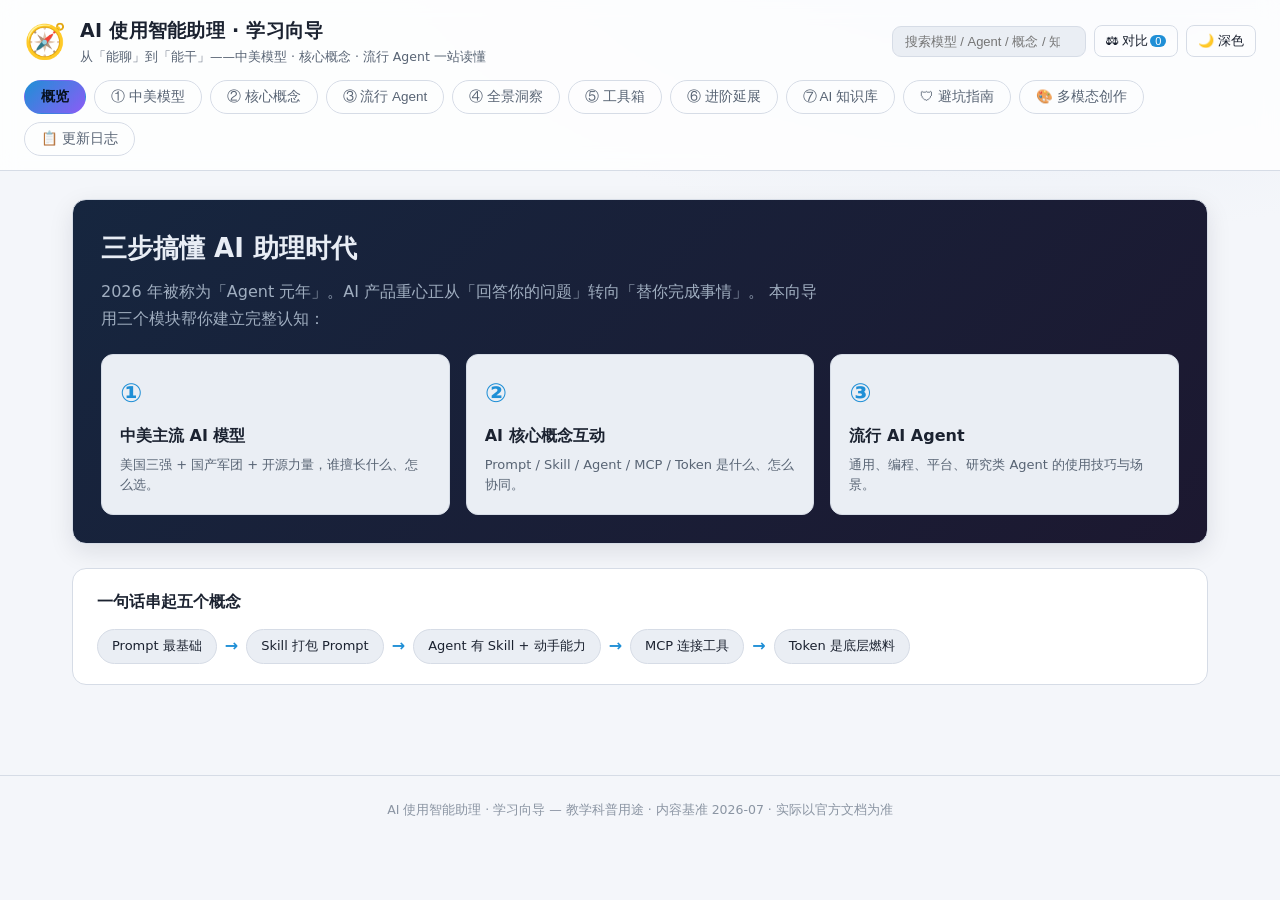
<file: index.html>
<!DOCTYPE html>
<html lang="zh-CN">
<head>
  <meta charset="UTF-8" />
  <meta name="viewport" content="width=device-width, initial-scale=1.0" />
  <title>AI 使用智能助理 · 学习向导</title>
  <meta name="description" content="AI 使用智能助理学习向导：中美主流 AI 模型对比、核心概念（Prompt/Skill/Agent/MCP/Token）图文互动、流行 AI Agent 使用技巧与场景，一站读懂 AI Agent 生态。" />
  <meta name="keywords" content="AI模型,GPT,Claude,Gemini,DeepSeek,通义千问,豆包,GLM,Kimi,AI Agent,Prompt,Skill,MCP,Token,AI教程,智能助理" />
  <meta property="og:title" content="AI 使用智能助理 · 学习向导" />
  <meta property="og:description" content="中美主流 AI 模型 · 核心概念图文互动 · 流行 AI Agent 使用技巧与场景，一站读懂 AI Agent 生态。" />
  <meta property="og:type" content="website" />
  <meta property="og:url" content="https://yun-ai-base.github.io/ai-assistant-guide/" />
  <meta name="robots" content="index, follow" />
  <link rel="icon" href="data:image/svg+xml,%3Csvg xmlns='http://www.w3.org/2000/svg' viewBox='0 0 100 100'%3E%3Ctext y='.9em' font-size='90'%3E🧭%3C/text%3E%3C/svg%3E" />
  <link rel="stylesheet" href="css/style.css" />
</head>
<body>
  <!-- 顶部 -->
  <header class="site-header">
    <div class="brand">
      <span class="logo">🧭</span>
      <div>
        <h1>AI 使用智能助理 · 学习向导</h1>
        <p class="subtitle">从「能聊」到「能干」——中美模型 · 核心概念 · 流行 Agent 一站读懂</p>
      </div>
    </div>
    <nav class="topnav" id="topnav">
      <button class="navbtn active" data-tab="overview">概览</button>
      <button class="navbtn" data-tab="models">① 中美模型</button>
      <button class="navbtn" data-tab="concepts">② 核心概念</button>
      <button class="navbtn" data-tab="agents">③ 流行 Agent</button>
      <button class="navbtn" data-tab="insights">④ 全景洞察</button>
      <button class="navbtn" data-tab="toolkit">⑤ 工具箱</button>
      <button class="navbtn" data-tab="extensions">⑥ 进阶延展</button>
      <button class="navbtn" data-tab="knowledge">⑦ AI 知识库</button>
      <button class="navbtn" data-tab="pitfalls">🛡 避坑指南</button>
      <button class="navbtn" data-tab="creative">🎨 多模态创作</button>
      <button class="navbtn" data-tab="changelog">📋 更新日志</button>
    </nav>
    <div class="header-tools">
      <div class="search-wrap">
        <input type="search" id="global-search" class="global-search" placeholder="搜索模型 / Agent / 概念 / 知识库 / 创作 / 避坑…" aria-label="全局搜索" />
        <div class="search-results" id="search-results"></div>
      </div>
      <button id="compare-btn" class="icon-btn" title="对比收藏夹">⚖ 对比<span id="compare-count">0</span></button>
      <button id="theme-toggle" class="icon-btn" title="切换深色 / 浅色">🌙 深色</button>
    </div>
  </header>

  <div class="progress-bar" id="progress"></div>

  <main>
    <!-- 概览 -->
    <section class="panel active" id="panel-overview">
      <div class="hero">
        <h2>三步搞懂 AI 助理时代</h2>
        <p>2026 年被称为「Agent 元年」。AI 产品重心正从「回答你的问题」转向「替你完成事情」。
          本向导用三个模块帮你建立完整认知：</p>
        <div class="hero-cards">
          <div class="hero-card" data-goto="models">
            <span class="hnum">①</span>
            <h3>中美主流 AI 模型</h3>
            <p>美国三强 + 国产军团 + 开源力量，谁擅长什么、怎么选。</p>
          </div>
          <div class="hero-card" data-goto="concepts">
            <span class="hnum">②</span>
            <h3>AI 核心概念互动</h3>
            <p>Prompt / Skill / Agent / MCP / Token 是什么、怎么协同。</p>
          </div>
          <div class="hero-card" data-goto="agents">
            <span class="hnum">③</span>
            <h3>流行 AI Agent</h3>
            <p>通用、编程、平台、研究类 Agent 的使用技巧与场景。</p>
          </div>
        </div>
      </div>
      <div class="overview-flow">
        <h3>一句话串起五个概念</h3>
        <div class="flow-strip">
          <span class="chip">Prompt 最基础</span><span class="arrow">→</span>
          <span class="chip">Skill 打包 Prompt</span><span class="arrow">→</span>
          <span class="chip">Agent 有 Skill + 动手能力</span><span class="arrow">→</span>
          <span class="chip">MCP 连接工具</span><span class="arrow">→</span>
          <span class="chip">Token 是底层燃料</span>
        </div>
      </div>
    </section>

    <!-- 模块一：模型 -->
    <section class="panel" id="panel-models">
      <div class="sec-head">
        <h2>① 中美主流 AI 模型</h2>
        <p>版本与价格随厂商迭代变化，选型以官方最新文档为准。 <span class="fresh-badge" id="fresh-badge">⟳ 数据基准 2026-07</span></p>
      </div>
      <div class="filters">
        <div class="filter-group" id="model-country">
          <span class="fg-label">地区</span>
          <button class="fbtn active" data-country="all">全部</button>
          <button class="fbtn" data-country="us">美国</button>
          <button class="fbtn" data-country="cn">中国</button>
        </div>
        <div class="filter-group" id="model-type">
          <span class="fg-label">类型</span>
          <button class="fbtn active" data-type="all">全部</button>
          <button class="fbtn" data-type="closed">闭源</button>
          <button class="fbtn" data-type="open">开源</button>
        </div>
        <input type="search" id="model-search" class="search-input" placeholder="搜索模型 / 厂商…" />
      </div>
      <div class="model-grid" id="model-grid"></div>
    </section>

    <!-- 模块二：概念 -->
    <section class="panel" id="panel-concepts">
      <div class="sec-head">
        <h2>② AI 核心概念 · 图文互动</h2>
        <p>点击标签查看每个概念的图文讲解，再点下方关系图里的节点看它们如何协同。</p>
      </div>
      <div class="concept-tabs" id="concept-tabs"></div>
      <div class="concept-body" id="concept-body"></div>

      <div class="relation-block">
        <h3>🧩 它们怎么协同工作？（点击节点查看）</h3>
        <div class="relation-wrap">
          <div class="relation-svg" id="relation-svg"></div>
          <div class="relation-detail" id="relation-detail">
            <h4>点击左侧流程中的任意节点</h4>
            <p>这里会显示该环节在「用户让 Agent 整理邮件」这个真实场景里做了什么。</p>
          </div>
        </div>
      </div>
    </section>

    <!-- 模块三：Agent -->
    <section class="panel" id="panel-agents">
      <div class="sec-head">
        <h2>③ 流行 AI Agent</h2>
        <p>按「中国 / 美国 / 国际」分区浏览，点开卡片看「使用技巧」与「典型场景」，部分卡片可前往官网。</p>
      </div>
      <div class="filters">
        <div class="filter-group" id="agent-cat">
          <span class="fg-label">地区</span>
          <!-- 按钮由 JS 注入 -->
        </div>
        <input type="search" id="agent-search" class="search-input" placeholder="搜索 Agent…" />
      </div>
      <div class="agent-grid" id="agent-grid"></div>
      <div id="book-card-container"></div>
    </section>

    <!-- 模块四：AI 全景洞察 -->
    <section class="panel" id="panel-insights">
      <div class="sec-head">
        <h2>④ AI 全景洞察</h2>
        <p>跳出具体产品，从「Vibe Coding / 未来趋势 / 职业 / 角色」四个维度，看懂 AI 时代到底在发生什么。</p>
      </div>
      <div class="concept-tabs" id="insight-tabs"></div>
      <div class="insight-body" id="insight-body"></div>
    </section>

    <!-- 模块五：工具箱（5 个交互工具） -->
    <section class="panel" id="panel-toolkit">
      <div class="sec-head">
        <h2>⑤ AI 工具箱</h2>
        <p>把站点从「能看」变成「能用」：选型决策、成本估算、模型对比、提示词模板、学习路线，随手就能试。</p>
      </div>
      <div class="concept-tabs" id="toolkit-tabs"></div>
      <div class="toolkit-body" id="toolkit-body"></div>
    </section>

    <!-- 模块六：进阶延展（11 个内容模块） -->
    <section class="panel" id="panel-extensions">
      <div class="sec-head">
        <h2>⑥ 进阶延展</h2>
        <p>跳出具体产品，从概念辨析、评测、安全、行业落地到伦理行动，把「AI 时代到底在发生什么」讲透。</p>
      </div>
      <div class="concept-tabs" id="ext-tabs"></div>
      <div class="insight-body" id="ext-body"></div>
    </section>

    <!-- 模块七：AI 知识库 / PKM -->
    <section class="panel" id="panel-knowledge">
      <div class="sec-head">
        <h2>⑦ AI 知识库 / PKM</h2>
        <p>从「记笔记」到「建 AI 知识库」：传统双链笔记、AI 原生知识库、RAG 平台三类，点开卡片看特点、适合谁、怎么和 MCP/RAG 联动。</p>
      </div>
      <div class="filters">
        <div class="filter-group" id="kb-country">
          <span class="fg-label">地区</span>
          <button class="fbtn active" data-country="all">全部</button>
          <button class="fbtn" data-hot="1">★ 热门</button>
          <button class="fbtn" data-country="cn">国内</button>
          <button class="fbtn" data-country="us">海外</button>
        </div>
        <div class="filter-group" id="kb-kind">
          <span class="fg-label">类型</span>
          <button class="fbtn active" data-kind="all">全部</button>
          <button class="fbtn" data-kind="pkm">传统 PKM</button>
          <button class="fbtn" data-kind="ai-native">AI 原生</button>
          <button class="fbtn" data-kind="rag">RAG 平台</button>
        </div>
        <input type="search" id="kb-search" class="search-input" placeholder="搜索知识库…" />
      </div>
      <div class="agent-grid" id="kb-grid"></div>
    </section>

    <!-- 模块：避坑指南 -->
    <section class="panel" id="panel-pitfalls">
      <div class="sec-head">
        <h2>🛡 避坑指南</h2>
        <p>用 AI 最该先知道的是「别踩什么坑」：幻觉、隐私、过度授权、订阅陷阱…… 每张卡片一个真实风险，附正确做法与一句口诀。</p>
      </div>
      <div class="filters">
        <div class="filter-group" id="pf-cat">
          <span class="fg-label">类型</span>
          <button class="fbtn active" data-cat="all">全部</button>
          <button class="fbtn" data-cat="幻觉">幻觉</button>
          <button class="fbtn" data-cat="隐私">隐私</button>
          <button class="fbtn" data-cat="授权">授权</button>
          <button class="fbtn" data-cat="订阅">订阅</button>
          <button class="fbtn" data-cat="盲信">盲信</button>
          <button class="fbtn" data-cat="版权">版权</button>
          <button class="fbtn" data-cat="依赖">依赖</button>
        </div>
        <input type="search" id="pf-search" class="search-input" placeholder="搜索坑点…" />
      </div>
      <div class="pf-grid" id="pf-grid"></div>
    </section>

    <!-- 模块：多模态创作 -->
    <section class="panel" id="panel-creative">
      <div class="sec-head">
        <h2>🎨 多模态创作</h2>
        <p>从「文字」到「图像 / 视频 / 音乐」：Midjourney、可灵、Suno、HeyGen…… 点开看能做什么、适合谁、怎么接进你的工作流。</p>
      </div>
      <div class="filters">
        <div class="filter-group" id="cr-kind">
          <span class="fg-label">类型</span>
          <button class="fbtn active" data-kind="all">全部</button>
          <button class="fbtn" data-kind="image">图像</button>
          <button class="fbtn" data-kind="video">视频</button>
          <button class="fbtn" data-kind="audio">音乐·音频</button>
          <button class="fbtn" data-kind="mix">综合</button>
        </div>
        <div class="filter-group" id="cr-country">
          <span class="fg-label">地区</span>
          <button class="fbtn active" data-country="all">全部</button>
          <button class="fbtn" data-country="cn">国内</button>
          <button class="fbtn" data-country="us">海外</button>
          <button class="fbtn" data-country="open">开源</button>
        </div>
        <input type="search" id="cr-search" class="search-input" placeholder="搜索创作工具…" />
      </div>
      <div class="agent-grid" id="cr-grid"></div>
    </section>

    <!-- 模块八：更新日志 -->
    <section class="panel" id="panel-changelog">
      <div class="sec-head">
        <h2>⑧ 更新日志</h2>
        <p>这个站点是怎么一步步长出来的——每次迭代都记在这里，方便你追溯内容演进。</p>
      </div>
      <div class="changelog" id="changelog-body"></div>
    </section>
  </main>

  <footer class="site-footer">
    <p>AI 使用智能助理 · 学习向导 — 教学科普用途 · 内容基准 2026-07 · 实际以官方文档为准</p>
  </footer>

  <button class="to-top" id="to-top" aria-label="返回顶部">↑</button>

  <script src="js/data.js"></script>
  <script src="js/app.js"></script>
</body>
</html>
</file>
<file: css/style.css>
:root {
  --bg: #0e1117;
  --bg-soft: #151a23;
  --card: #1a212e;
  --card-hover: #202a3a;
  --border: #2a3342;
  --text: #e6edf3;
  --text-dim: #9aa7b8;
  --text-faint: #6b7888;
  --accent: #4cc2ff;
  --accent2: #a78bfa;
  --accent3: #34d399;
  --us: #60a5fa;
  --cn: #f472b6;
  --warn: #fbbf24;
  --radius: 14px;
  --shadow: 0 8px 28px rgba(0,0,0,.35);
  --bg-glow: #16243a;
  --header-bg: rgba(14,17,23,.85);
}
/* ===== 浅色主题 ===== */
:root[data-theme="light"] {
  --bg: #f4f6fa;
  --bg-soft: #eaeef4;
  --card: #ffffff;
  --card-hover: #eef2f8;
  --border: #d6dce6;
  --text: #1b2230;
  --text-dim: #586474;
  --text-faint: #8b95a3;
  --accent: #1f8fd6;
  --accent2: #8b5cf6;
  --accent3: #0f9d6b;
  --us: #2563eb;
  --cn: #db2777;
  --warn: #d97706;
  --bg-glow: #e3eaf4;
  --header-bg: rgba(255,255,255,.82);
  --shadow: 0 8px 24px rgba(15,23,42,.10);
}

/* ===== 阅读进度条 ===== */
.progress-bar { position: fixed; top: 0; left: 0; height: 3px; width: 0;
  background: linear-gradient(90deg, var(--accent), var(--accent2)); z-index: 100;
  transition: width .12s ease-out; }
/* ===== 返回顶部 ===== */
.to-top { position: fixed; right: 20px; bottom: 24px; width: 44px; height: 44px;
  border-radius: 50%; background: var(--card); border: 1px solid var(--border);
  color: var(--text); font-size: 20px; line-height: 1; cursor: pointer;
  display: flex; align-items: center; justify-content: center;
  opacity: 0; pointer-events: none; transition: opacity .2s, transform .2s; z-index: 60;
  box-shadow: var(--shadow); }
.to-top.show { opacity: 1; pointer-events: auto; }
.to-top:hover { transform: translateY(-2px); background: var(--card-hover); }
/* ===== 主题切换 / 图标按钮 ===== */
.icon-btn { background: transparent; border: 1px solid var(--border); color: var(--text);
  border-radius: 8px; padding: 6px 11px; cursor: pointer; font-size: 13px; white-space: nowrap; }
.icon-btn:hover { background: var(--card-hover); }
/* ===== 快捷键提示 toast ===== */
/* ===== 顶部工具区（搜索 / 对比 / 主题） ===== */
.header-tools { display: flex; align-items: center; gap: 8px; order: 2; }
.topnav { flex: 1 1 100%; order: 3; }
.search-wrap { position: relative; flex: 0 1 260px; }
.global-search { width: 100%; padding: 7px 12px; border-radius: 9px; border: 1px solid var(--border);
  background: var(--bg-soft); color: var(--text); font-size: 13px; }
.global-search:focus { outline: none; border-color: var(--accent); }
.search-results { position: absolute; top: calc(100% + 6px); right: 0; width: 320px; max-height: 60vh;
  overflow-y: auto; background: var(--card); border: 1px solid var(--border); border-radius: 12px;
  box-shadow: var(--shadow); padding: 6px; z-index: 90; display: none; }
.search-results.show { display: block; }
.sr-item { display: flex; align-items: center; gap: 8px; padding: 8px 10px; border-radius: 8px; cursor: pointer; }
.sr-item:hover, .sr-item.active { background: var(--card-hover); }
.sr-type { font-size: 11px; color: #fff; background: var(--accent); border-radius: 6px; padding: 1px 6px; flex: 0 0 auto; }
.sr-type.agents { background: var(--accent3); }
.sr-type.knowledge { background: var(--accent2); }
.sr-type.concepts { background: var(--warn); }
.sr-name { font-size: 13px; color: var(--text); }
.sr-sub { font-size: 12px; color: var(--text-faint); margin-left: auto; }
.sr-empty { padding: 12px; color: var(--text-faint); font-size: 13px; text-align: center; }
#compare-count { display: inline-block; min-width: 16px; text-align: center; margin-left: 2px;
  background: var(--accent); color: #fff; border-radius: 9px; font-size: 11px; padding: 0 5px; }
/* ===== 卡片：对比按钮 ===== */
.cmp-add { position: absolute; top: 10px; right: 10px; z-index: 5; border: 1px solid var(--border);
  background: var(--bg-soft); color: var(--text-dim); border-radius: 8px; font-size: 12px;
  padding: 4px 9px; cursor: pointer; transition: all .15s; }
.cmp-add:hover { color: var(--text); border-color: var(--accent); }
.cmp-add.on { background: var(--accent); color: #fff; border-color: var(--accent); }
.model-card, .agent-card { position: relative; }
/* ===== 对比弹层 ===== */
.compare-modal { position: fixed; inset: 0; background: rgba(0,0,0,.5); z-index: 120;
  display: none; align-items: flex-end; justify-content: center; }
.compare-modal.show { display: flex; }
.compare-sheet { width: min(960px, 100%); max-height: 86vh; background: var(--card);
  border: 1px solid var(--border); border-radius: 16px 16px 0 0; box-shadow: var(--shadow);
  display: flex; flex-direction: column; overflow: hidden; }
.compare-head { display: flex; align-items: center; justify-content: space-between;
  padding: 14px 18px; border-bottom: 1px solid var(--border); }
.compare-head h3 { font-size: 15px; font-weight: 500; color: var(--text); }
.compare-close { background: none; border: none; color: var(--text-dim); font-size: 22px; cursor: pointer; line-height: 1; }
.compare-grid { display: flex; gap: 14px; padding: 16px 18px; overflow-x: auto; }
.cmp-card { flex: 0 0 230px; border: 1px solid var(--border); border-radius: 12px; padding: 14px; }
.cmp-card h4 { font-size: 15px; color: var(--text); margin-bottom: 2px; }
.cmp-card .cmp-vendor { font-size: 12px; color: var(--text-faint); margin-bottom: 10px; }
.cmp-row { font-size: 13px; color: var(--text-dim); padding: 5px 0; border-top: 1px dashed var(--border); }
.cmp-row b { color: var(--text); font-weight: 500; }
.cmp-empty { padding: 40px; text-align: center; color: var(--text-faint); font-size: 14px; }
/* ===== 搜索命中高亮 ===== */
.search-hit { animation: hitFlash 1.6s ease; }
@keyframes hitFlash { 0%,40% { box-shadow: 0 0 0 2px var(--accent), var(--shadow); } 100% { box-shadow: var(--shadow); } }

/* ===== 移动端适配 ===== */
@media (max-width: 880px) {
  .header-tools { flex: 1 1 100%; order: 4; flex-wrap: wrap; }
  .search-wrap { flex: 1 1 100%; }
  .global-search { width: 100%; }
  .search-results { left: 0; right: 0; width: auto; }
  .compare-sheet { border-radius: 0; max-height: 100vh; height: 100%; }
}
@media (max-width: 600px) {
  .cmp-card { flex: 0 0 78vw; }
}

.toast { position: fixed; bottom: 84px; left: 50%; transform: translateX(-50%) translateY(8px);
  background: var(--card); border: 1px solid var(--border); color: var(--text);
  padding: 8px 14px; border-radius: 10px; font-size: 13px; opacity: 0;
  transition: opacity .25s, transform .25s; z-index: 70; box-shadow: var(--shadow); pointer-events: none; }
.toast.show { opacity: 1; transform: translateX(-50%) translateY(0); }
/* ===== 数据来源标注 ===== */
.data-note { font-size: 12px; color: var(--text-faint); margin-top: 8px; }
/* ===== 站点页脚声明 ===== */
.site-footer { text-align: center; color: var(--text-faint); font-size: 12px;
  padding: 28px 16px 40px; border-top: 1px solid var(--border); margin-top: 24px; }
/* ===== 概念线性图标 ===== */
.cb-icon { width: 32px; height: 32px; margin-bottom: 8px; color: var(--accent); }
.cb-icon svg { width: 100%; height: 100%; display: block; }
/* ===== 更新日志 ===== */
.changelog { max-width: 760px; margin: 0 auto; }
.cl-item { border-left: 2px solid var(--accent); padding: 2px 0 18px 16px; margin-left: 6px; }
.cl-date { font-size: 12px; color: var(--accent); font-weight: 500; }
.cl-title { font-size: 15px; font-weight: 500; color: var(--text); margin: 2px 0 4px; }
.cl-desc { font-size: 13px; color: var(--text-dim); line-height: 1.7; }


* { box-sizing: border-box; margin: 0; padding: 0; }

/* 键盘可达性：聚焦时显示清晰描边（鼠标点击不显示） */
:focus-visible { outline: 2px solid var(--accent); outline-offset: 2px; border-radius: 6px; }

body {
  font-family: "PingFang SC", "Microsoft YaHei", "Segoe UI", system-ui, sans-serif;
  background: radial-gradient(1200px 600px at 80% -10%, var(--bg-glow) 0%, var(--bg) 55%);
  color: var(--text);
  line-height: 1.6;
  min-height: 100vh;
}

/* Header */
.site-header {
  position: sticky; top: 0; z-index: 50;
  background: var(--header-bg);
  backdrop-filter: blur(10px);
  border-bottom: 1px solid var(--border);
  padding: 14px 24px;
  display: flex; flex-wrap: wrap; gap: 12px;
  align-items: center; justify-content: space-between;
}
.brand { display: flex; align-items: center; gap: 14px; }
.logo { font-size: 34px; }
.brand h1 { font-size: 19px; letter-spacing: .3px; }
.subtitle { font-size: 12.5px; color: var(--text-dim); margin-top: 2px; }

.topnav { display: flex; gap: 8px; flex-wrap: wrap; }
.navbtn {
  background: transparent; color: var(--text-dim);
  border: 1px solid var(--border); border-radius: 999px;
  padding: 7px 16px; font-size: 13.5px; cursor: pointer;
  transition: .18s;
}
.navbtn:hover { color: var(--text); border-color: var(--accent); }
.navbtn.active {
  background: linear-gradient(135deg, var(--accent), var(--accent2));
  color: #07111f; border-color: transparent; font-weight: 600;
}

main { max-width: 1180px; margin: 0 auto; padding: 28px 22px 60px; }

.panel { display: none; animation: fade .35s ease; }
.panel.active { display: block; }
@keyframes fade { from { opacity: 0; transform: translateY(8px); } to { opacity: 1; transform: none; } }

.sec-head { margin-bottom: 18px; }
.sec-head h2 { font-size: 24px; }
.sec-head p { color: var(--text-dim); font-size: 13.5px; margin-top: 4px; }

/* Hero */
.hero { background: linear-gradient(135deg, #16263f, #1c1830); border: 1px solid var(--border); border-radius: var(--radius); padding: 28px; box-shadow: var(--shadow); }
.hero h2 { font-size: 26px; margin-bottom: 8px; color: #e8edf5; }
.hero > p { color: #a0aec0; max-width: 720px; line-height: 1.7; }
.hero-cards { display: grid; grid-template-columns: repeat(3, 1fr); gap: 16px; margin-top: 22px; }
.hero-card { background: var(--bg-soft); border: 1px solid var(--border); border-radius: 12px; padding: 18px; cursor: pointer; transition: .2s; }
@media (hover: hover) {
  .hero-card:hover { transform: translateY(-4px); border-color: var(--accent); background: var(--card-hover); }
}
.hero-card .hnum { font-size: 26px; font-weight: 800; color: var(--accent); }
.hero-card h3 { font-size: 16px; margin: 8px 0 6px; }
.hero-card p { font-size: 13px; color: var(--text-dim); }

.overview-flow { margin-top: 24px; background: var(--card); border: 1px solid var(--border); border-radius: var(--radius); padding: 20px 24px; }
.overview-flow h3 { font-size: 16px; margin-bottom: 14px; }
.flow-strip { display: flex; flex-wrap: wrap; align-items: center; gap: 8px; }
.chip { background: var(--bg-soft); border: 1px solid var(--border); border-radius: 999px; padding: 6px 14px; font-size: 13px; }
.arrow { color: var(--accent); font-weight: 700; }

/* Filters */
.filters { display: flex; flex-wrap: wrap; gap: 14px; align-items: center; margin-bottom: 20px; }
.filter-group { display: flex; align-items: center; gap: 6px; flex-wrap: wrap; }
.fg-label { font-size: 12.5px; color: var(--text-faint); margin-right: 2px; }
.fbtn { background: var(--bg-soft); border: 1px solid var(--border); color: var(--text-dim); border-radius: 999px; padding: 6px 14px; font-size: 13px; cursor: pointer; transition: .15s; }
.fbtn:hover { color: var(--text); }
.fbtn.active { background: var(--accent); color: #07111f; border-color: transparent; font-weight: 600; }
.search-input { margin-left: auto; background: var(--bg-soft); border: 1px solid var(--border); color: var(--text); border-radius: 10px; padding: 8px 14px; font-size: 13.5px; min-width: 200px; }
.search-input:focus { outline: none; border-color: var(--accent); }

/* Model grid */
.model-grid { display: grid; grid-template-columns: repeat(auto-fill, minmax(330px, 1fr)); gap: 16px; }
.model-card { background: var(--card); border: 1px solid var(--border); border-radius: var(--radius); padding: 18px; transition: .2s; position: relative; overflow: hidden; }
@media (hover: hover) {
  .model-card:hover { border-color: var(--accent); transform: translateY(-3px); box-shadow: var(--shadow); }
}
.model-card .flag { display: inline-block; font-size: 11px; padding: 1px 9px; border-radius: 999px; font-weight: 600; vertical-align: middle; margin-left: 8px; }
.flag.us { background: rgba(96,165,250,.18); color: var(--us); }
.flag.cn { background: rgba(244,114,182,.18); color: var(--cn); }
.mc-head { display: flex; align-items: center; gap: 10px; margin-bottom: 6px; }
.mc-vendor { font-size: 12.5px; color: var(--text-dim); }
.mc-name { font-size: 18px; font-weight: 700; }
.mc-tag { display: inline-block; font-size: 11.5px; background: linear-gradient(135deg, var(--accent), var(--accent2)); color: #07111f; padding: 3px 10px; border-radius: 999px; font-weight: 600; margin: 6px 0 10px; }
.mc-meta { font-size: 12.5px; color: var(--text-dim); margin-bottom: 10px; }
.mc-meta b { color: var(--text); font-weight: 600; }
.mc-section { margin-top: 10px; }
.mc-section h5 { font-size: 12.5px; color: var(--accent3); margin-bottom: 4px; letter-spacing: .3px; }
.mc-list { list-style: none; font-size: 13px; color: var(--text); }
.mc-list li { padding-left: 16px; position: relative; margin-bottom: 3px; }
.mc-list li::before { content: "▹"; position: absolute; left: 0; color: var(--accent); }
.mc-list.weak li::before { content: "!"; color: var(--warn); }
.mc-price { margin-top: 10px; font-size: 12.5px; color: var(--text-dim); border-top: 1px dashed var(--border); padding-top: 8px; }
.mc-price b { color: var(--text); }
.model-card.cn-click { cursor: pointer; }
/* 整卡拉伸链接：手机上可靠跳转（避免 window.open 被弹窗拦截 + 规避 iOS 首次点击=hover 问题） */
.mc-stretch { position: absolute; inset: 0; z-index: 1; }
.mc-site { position: relative; z-index: 2; display: inline-block; margin-top: 12px; font-size: 12.5px; color: var(--accent); text-decoration: none; font-weight: 600; }
.mc-site:hover { text-decoration: underline; }

/* Concept tabs */
.concept-tabs { display: flex; flex-wrap: wrap; gap: 10px; margin-bottom: 18px; }
.ctab { display: flex; align-items: center; gap: 8px; background: var(--card); border: 1px solid var(--border); color: var(--text-dim); border-radius: 12px; padding: 10px 16px; cursor: pointer; transition: .18s; font-size: 14px; }
.ctab .ico { font-size: 18px; }
.ctab:hover { color: var(--text); border-color: var(--accent); }
.ctab.active { background: linear-gradient(135deg, rgba(76,194,255,.18), rgba(167,139,250,.18)); border-color: var(--accent); color: var(--text); font-weight: 600; }

.concept-body { background: var(--card); border: 1px solid var(--border); border-radius: var(--radius); padding: 24px; box-shadow: var(--shadow); }
.cb-grid { display: grid; grid-template-columns: 1.4fr 1fr; gap: 24px; }
.cb-title { font-size: 22px; display: flex; align-items: center; gap: 10px; margin-bottom: 6px; }
.cb-oneliner { font-size: 15px; color: var(--accent); font-weight: 600; margin-bottom: 12px; }
.cb-def { font-size: 14px; color: var(--text); margin-bottom: 16px; }
.cb-block { margin-bottom: 16px; }
.cb-block h4 { font-size: 13.5px; color: var(--accent3); margin-bottom: 6px; }
.cb-block p { font-size: 13.5px; color: var(--text-dim); }
.cb-block.myth p { color: #dc2626; font-weight: 600; }
.cb-block.try p { color: #16a34a; font-weight: 600; }
.cb-block.related p { color: var(--text); }
.cb-points { list-style: none; }
.cb-points li { font-size: 13.5px; padding-left: 18px; position: relative; margin-bottom: 6px; color: var(--text); }
.cb-points li::before { content: "✓"; position: absolute; left: 0; color: var(--accent3); }
.cb-aside { background: var(--bg-soft); border: 1px solid var(--border); border-radius: 12px; padding: 18px; align-self: start; }
.cb-aside .layer { font-size: 12px; color: var(--accent2); font-weight: 600; margin-bottom: 12px; }
.cb-aside .analogy-title { font-size: 13px; color: var(--warn); margin-bottom: 6px; }
.cb-aside .analogy { font-size: 13.5px; color: var(--text-dim); }
.cb-viz { margin-top: 16px; }
.cb-viz svg { width: 100%; height: auto; }

/* Insight body（模块四：复用概念讲解的卡片视觉） */
.insight-body { background: var(--card); border: 1px solid var(--border); border-radius: var(--radius); padding: 24px; box-shadow: var(--shadow); }
.insight-body .cb-def { margin-bottom: 18px; }

/* Top GitHub Skills */
.top-skills { margin-top: 26px; background: var(--bg-soft); border: 1px solid var(--border); border-radius: var(--radius); padding: 22px; }
.top-skills h3 { font-size: 17px; margin-bottom: 6px; }
.ts-sub { font-size: 13px; color: var(--text-dim); margin-bottom: 16px; }
.ts-grid { display: grid; grid-template-columns: repeat(auto-fill, minmax(300px, 1fr)); gap: 14px; }
.ts-card { background: var(--card); border: 1px solid var(--border); border-radius: 12px; padding: 15px; transition: .18s; }
@media (hover: hover) {
  .ts-card:hover { border-color: var(--accent2); transform: translateY(-3px); }
}
.ts-head { display: flex; align-items: center; gap: 10px; }
.ts-rank { font-size: 18px; font-weight: 800; color: var(--accent2); min-width: 30px; }
.ts-titles { flex: 1; }
.ts-name { font-size: 15px; font-weight: 700; }
.ts-cat { font-size: 11.5px; color: var(--text-faint); }
.ts-stars { font-size: 12.5px; color: var(--warn); font-weight: 600; white-space: nowrap; }
.ts-one { font-size: 13px; color: var(--accent); margin: 10px 0 8px; font-weight: 600; }
.ts-feat { list-style: none; margin-bottom: 8px; }
.ts-feat li { font-size: 12.5px; padding-left: 14px; position: relative; margin-bottom: 3px; color: var(--text); }
.ts-feat li::before { content: "▹"; position: absolute; left: 0; color: var(--accent2); }
.ts-scene { font-size: 12.5px; color: var(--text-dim); margin-bottom: 10px; }
.ts-trigger { font-size: 12px; color: #16a34a; background: rgba(22,163,74,.10); border-left: 3px solid #16a34a; padding: 7px 11px; border-radius: 6px; margin-bottom: 12px; font-weight: 500; }
.ts-link { display: inline-block; font-size: 12.5px; color: var(--accent); text-decoration: none; font-weight: 600; }
.ts-link:hover { text-decoration: underline; }

/* Relation diagram */
.relation-block { margin-top: 30px; background: var(--card); border: 1px solid var(--border); border-radius: var(--radius); padding: 22px; }
.relation-block h3 { font-size: 17px; margin-bottom: 16px; }
.relation-wrap { display: grid; grid-template-columns: 1.3fr 1fr; gap: 22px; }
.relation-svg svg { width: 100%; height: auto; }
.rel-node { cursor: pointer; transition: .15s; }
.rel-node rect, .rel-node circle { transition: .15s; }
@media (hover: hover) {
  .rel-node:hover rect, .rel-node:hover circle { filter: brightness(1.25); }
}
.rel-node.active rect, .rel-node.active circle { stroke: var(--accent); stroke-width: 3; }
.relation-detail { background: var(--bg-soft); border: 1px solid var(--border); border-radius: 12px; padding: 18px; align-self: start; min-height: 200px; }
.relation-detail h4 { font-size: 16px; color: var(--accent); margin-bottom: 8px; }
.relation-detail p { font-size: 13.5px; color: var(--text-dim); }

/* Agent grid */
.agent-grid { display: grid; grid-template-columns: repeat(auto-fill, minmax(340px, 1fr)); gap: 16px; }
.agent-card { background: var(--card); border: 1px solid var(--border); border-radius: var(--radius); padding: 18px; transition: .2s; cursor: pointer; }
@media (hover: hover) {
  .agent-card:hover { border-color: var(--accent2); transform: translateY(-3px); box-shadow: var(--shadow); }
}
.ac-head { display: flex; justify-content: space-between; align-items: flex-start; gap: 10px; padding-right: 80px; }
.ac-name { font-size: 18px; font-weight: 700; }
.ac-vendor { font-size: 12.5px; color: var(--text-dim); }
.ac-badge { font-size: 11px; background: rgba(167,139,250,.18); color: var(--accent2); padding: 4px 10px; border-radius: 999px; white-space: nowrap; }
.ac-summary { font-size: 13.5px; color: var(--text-dim); margin: 10px 0; }
.ac-scenes { display: flex; flex-wrap: wrap; gap: 6px; margin-bottom: 10px; }
.ac-scene { font-size: 11.5px; background: var(--bg-soft); border: 1px solid var(--border); border-radius: 999px; padding: 3px 10px; color: var(--text-dim); }
.ac-toggle { width: 100%; text-align: left; background: none; border: 0; font: inherit; cursor: pointer; font-size: 13px; color: var(--accent); margin-top: 6px; padding: 6px 0; }
.ac-detail { display: none; margin-top: 14px; border-top: 1px dashed var(--border); padding-top: 14px; }
.agent-card.open .ac-detail { display: block; }
.ac-detail h5 { font-size: 13px; color: var(--accent3); margin: 10px 0 5px; }
.ac-detail ul { list-style: none; }
.ac-detail ul li { font-size: 13px; padding-left: 16px; position: relative; margin-bottom: 5px; color: var(--text); }
.ac-detail ul li::before { content: "▹"; position: absolute; left: 0; color: var(--accent2); }
.ac-note { font-size: 12.5px; color: var(--warn); margin-top: 10px; background: rgba(251,191,36,.08); border-left: 3px solid var(--warn); padding: 8px 12px; border-radius: 6px; }
.ac-price { font-size: 12.5px; color: var(--text-dim); margin-top: 8px; }
.agent-board-head { font-size: 15px; font-weight: 700; color: var(--text); margin: 4px 2px 14px; padding-bottom: 8px; border-bottom: 1px solid var(--border); }
.ac-site { display: inline-block; margin-top: 12px; font-size: 13px; color: var(--accent); text-decoration: none; }
.ac-site:hover { text-decoration: underline; }
.ac-badges { display: flex; flex-direction: column; align-items: flex-end; gap: 6px; flex-shrink: 0; }
.ac-diff { font-size: 10.5px; padding: 3px 9px; border-radius: 999px; white-space: nowrap; border: 1px solid var(--border); }
.ac-diff[data-level="简单"] { background: rgba(22,163,74,.15); color: #15803d; border-color: rgba(22,163,74,.4); }
.ac-diff[data-level="中等"] { background: rgba(161,98,7,.14); color: #a16207; border-color: rgba(161,98,7,.4); }
.ac-diff[data-level="进阶"] { background: rgba(190,24,93,.14); color: #be185d; border-color: rgba(190,24,93,.4); }
.ac-extra { font-size: 13px; color: var(--text); line-height: 1.55; }
  .kb-kind { font-size: 10.5px; padding: 3px 9px; border-radius: 999px; white-space: nowrap; border: 1px solid var(--border); }
  .kb-kind[data-kind="pkm"] { background: rgba(56,138,221,.15); color: #378ADD; border-color: rgba(56,138,221,.4); }
  .kb-kind[data-kind="ai-native"] { background: rgba(167,139,250,.15); color: var(--accent2); border-color: rgba(167,139,250,.4); }
  .kb-kind[data-kind="rag"] { background: rgba(29,158,117,.15); color: #1D9E75; border-color: rgba(29,158,117,.4); }
  /* 热门/出名产品：暖金底色，与冷色类型 chip 强区分 */
  .agent-card.hot { background: linear-gradient(160deg, rgba(255,179,71,.30), rgba(255,138,0,.11)); border-color: rgba(255,176,64,.75); box-shadow: 0 0 0 1px rgba(255,176,64,.30), 0 6px 22px rgba(255,150,30,.20); }
  .agent-card.hot:hover { border-color: #ffc15e; box-shadow: 0 0 0 1px rgba(255,193,94,.55), 0 8px 28px rgba(255,150,30,.30); transform: translateY(-3px); }
  .kb-hot { font-size: 11px; padding: 3px 10px; border-radius: 999px; white-space: nowrap; background: linear-gradient(135deg, #ffc15e, #ff8c42); color: #2a1500; font-weight: 800; border: 1px solid rgba(255,200,120,.75); box-shadow: 0 2px 9px rgba(255,150,30,.35); }

/* Footer */
.site-footer { text-align: center; color: var(--text-faint); font-size: 12.5px; padding: 24px; border-top: 1px solid var(--border); margin-top: 30px; }

/* Responsive */
@media (max-width: 880px) {
  .hero-cards { grid-template-columns: 1fr; }
  .cb-grid, .relation-wrap { grid-template-columns: 1fr; }
  .search-input { margin-left: 0; width: 100%; }
  /* 小屏 7 个导航 tab 改为横向滚动，杜绝折行 */
  .topnav {
    flex-wrap: nowrap;
    overflow-x: auto;
    -webkit-overflow-scrolling: touch;
    scroll-snap-type: x proximity;
    scrollbar-width: none;
    gap: 6px;
    padding-bottom: 6px;
  }
  .topnav::-webkit-scrollbar { display: none; }
  .navbtn {
    flex: 0 0 auto;
    white-space: nowrap;
    scroll-snap-align: start;
    touch-action: pan-x;
  }
}

/* 小屏手机（≤600px）：强制单列、收紧间距，避免窄屏横向溢出 */
@media (max-width: 600px) {
  main { padding: 16px 14px 48px; }
  .site-header { padding: 10px 14px; gap: 8px; }
  .brand h1 { font-size: 16px; }
  .subtitle { font-size: 11px; }
  .logo { font-size: 28px; }
  .topnav { gap: 6px; }
  .navbtn { padding: 6px 12px; font-size: 12.5px; }
  .sec-head h2 { font-size: 20px; }
  .hero { padding: 20px; }
  .hero h2 { font-size: 22px; }
  .hero-cards { gap: 12px; }
  .filters { gap: 10px; }
  .fbtn { padding: 6px 12px; }
  .search-input { min-width: 0; }
  /* 关键：覆盖 minmax(330/300px) 的最小宽度，杜绝横向溢出 */
  .model-grid, .agent-grid, .ts-grid { grid-template-columns: 1fr; }
  .concept-body, .top-skills, .relation-block, .insight-body { padding: 16px; }
  .cb-grid { gap: 16px; }
  .cb-title { font-size: 19px; }
  .mc-name, .ac-name { font-size: 16px; }
  .relation-wrap { gap: 16px; }
  .ts-head { flex-wrap: wrap; }
  /* 触屏去除点按延迟，提升点击响应 */
  .hero-card, .model-card, .agent-card, .rel-node, .ac-toggle { touch-action: manipulation; }
}

/* ===================== 工具箱（模块五） ===================== */
.toolkit-body { padding: 20px; }
.tool-card {
  background: var(--card); border: 1px solid var(--border); border-radius: var(--radius);
  padding: 20px; max-width: 900px;
}
.tool-intro { color: var(--text-dim); font-size: 13.5px; margin-bottom: 16px; }
.tool-btn {
  margin-top: 14px; padding: 10px 18px; border: none; border-radius: 10px; cursor: pointer;
  background: linear-gradient(135deg, var(--accent), var(--accent2)); color: #06121f; font-weight: 700; font-size: 14px;
  touch-action: manipulation;
}
.tool-btn:hover { filter: brightness(1.08); }
.tool-note { color: var(--text-faint); font-size: 12.5px; margin-top: 10px; }

/* 选型决策器 */
.sel-step { margin-bottom: 18px; }
.sel-q { font-weight: 600; margin-bottom: 8px; font-size: 14.5px; }
.sel-opts { display: flex; flex-wrap: wrap; gap: 8px; }
.sel-opt {
  padding: 8px 14px; border: 1px solid var(--border); border-radius: 999px; background: var(--bg-soft);
  color: var(--text); cursor: pointer; font-size: 13px; touch-action: manipulation;
}
.sel-opt:hover { border-color: var(--accent); }
.sel-opt.on { background: var(--accent); color: #06121f; border-color: var(--accent); font-weight: 600; }
.sel-result { margin-top: 8px; }
.rec-block { background: var(--bg-soft); border: 1px solid var(--border); border-radius: 12px; padding: 16px; }
.rec-row { display: flex; flex-wrap: wrap; align-items: center; gap: 8px; margin-bottom: 10px; }
.rec-k { font-weight: 600; min-width: 92px; color: var(--text-dim); }
.rec-chip { background: var(--card); border: 1px solid var(--border); border-radius: 999px; padding: 4px 12px; font-size: 12.5px; }
.rec-tip { color: var(--text-faint); font-size: 12px; margin-top: 4px; }

/* 成本计算器 */
.calc-area {
  width: 100%; background: var(--bg-soft); border: 1px solid var(--border); border-radius: 10px;
  color: var(--text); padding: 12px; font-family: inherit; font-size: 14px; resize: vertical;
}
.calc-sum { margin: 14px 0 8px; font-size: 14px; }
.calc-sum b { color: var(--accent); }

/* 模型对比矩阵 */
.matrix-wrap { overflow-x: auto; -webkit-overflow-scrolling: touch; margin-top: 6px; }
.matrix { width: 100%; border-collapse: collapse; font-size: 13px; min-width: 580px; }
.matrix th, .matrix td { border: 1px solid var(--border); padding: 9px 10px; text-align: left; }
.matrix thead th { background: var(--bg-soft); color: var(--text); position: sticky; top: 0; }
.matrix th[data-k] { cursor: pointer; user-select: none; }
.matrix th[data-k]:hover { color: var(--accent); }
.matrix tbody tr:nth-child(odd) { background: rgba(255,255,255,.02); }
.m-name { font-weight: 600; }
.m-price { color: var(--text-dim); }

/* 提示词库 */
.pc-cat { margin-bottom: 18px; }
.pc-cat h4 { font-size: 14px; color: var(--accent3); margin-bottom: 10px; }
.pc-grid { display: grid; grid-template-columns: repeat(auto-fill, minmax(260px, 1fr)); gap: 12px; }
.pc-card { background: var(--bg-soft); border: 1px solid var(--border); border-radius: 12px; padding: 14px; display: flex; flex-direction: column; }
.pc-title { font-weight: 600; margin-bottom: 8px; }
.pc-text { font-size: 12.5px; color: var(--text-dim); flex: 1; line-height: 1.55; }
.pc-copy { margin-top: 10px; align-self: flex-start; padding: 6px 12px; border: 1px solid var(--border); border-radius: 8px; background: var(--card); color: var(--accent); cursor: pointer; font-size: 12.5px; touch-action: manipulation; }
.pc-copy:hover { border-color: var(--accent); }

/* 学习路线 */
.rm { display: grid; grid-template-columns: repeat(auto-fill, minmax(240px, 1fr)); gap: 14px; }
.rm-item { background: var(--bg-soft); border: 1px solid var(--border); border-radius: 12px; padding: 16px; display: flex; flex-direction: column; }
.rm-stage { font-weight: 700; font-size: 15px; color: var(--accent); margin-bottom: 6px; }
.rm-desc { font-size: 13px; color: var(--text-dim); margin-bottom: 10px; }
.rm-tips { list-style: none; font-size: 12.5px; color: var(--text); margin-bottom: 12px; }
.rm-tips li { padding: 4px 0 4px 16px; position: relative; }
.rm-tips li::before { content: "▸"; position: absolute; left: 0; color: var(--accent3); }
.rm-go { margin-top: auto; align-self: flex-start; padding: 7px 14px; border: none; border-radius: 8px; background: var(--accent2); color: #11061f; font-weight: 600; cursor: pointer; font-size: 12.5px; touch-action: manipulation; }

/* ===================== 进阶延展特殊布局（模块六） ===================== */
/* 对照表 */
.cmp-table { margin-top: 14px; overflow-x: auto; -webkit-overflow-scrolling: touch; }
.cmp-table table { width: 100%; border-collapse: collapse; font-size: 13px; min-width: 520px; }
.cmp-table th, .cmp-table td { border: 1px solid var(--border); padding: 9px 10px; text-align: left; vertical-align: top; }
.cmp-table thead th { background: var(--bg-soft); }
.cmp-k { background: var(--bg-soft); color: var(--text-dim); white-space: nowrap; }

/* 端到端全景流 */
.e2e { margin-top: 16px; display: flex; flex-direction: column; align-items: center; gap: 0; }
.e2e-node { display: flex; align-items: center; gap: 12px; background: var(--card); border: 1px solid var(--border); border-radius: 12px; padding: 12px 16px; width: 100%; max-width: 420px; }
.e2e-ico { font-size: 26px; }
.e2e-name { font-weight: 600; }
.e2e-sub { font-size: 12px; color: var(--text-dim); }
.e2e-arrow { color: var(--accent); font-size: 18px; margin: 2px 0; }

/* 时间线 */
.tl { margin-top: 16px; border-left: 2px solid var(--border); padding-left: 18px; }
.tl-item { position: relative; margin-bottom: 18px; }
.tl-item::before { content: ""; position: absolute; left: -25px; top: 4px; width: 12px; height: 12px; border-radius: 50%; background: var(--accent); }
.tl-y { font-weight: 700; color: var(--accent); font-size: 13px; }
.tl-card { background: var(--card); border: 1px solid var(--border); border-radius: 10px; padding: 10px 14px; margin-top: 4px; }
.tl-t { font-weight: 600; }
.tl-d { font-size: 12.5px; color: var(--text-dim); margin-top: 2px; }

/* 性格卡 */
.ps-grid { margin-top: 16px; display: grid; grid-template-columns: repeat(auto-fill, minmax(220px, 1fr)); gap: 12px; }
.ps-card { background: var(--card); border: 1px solid var(--border); border-radius: 12px; padding: 14px; }
.ps-card.cn { border-color: var(--cn); }
.ps-top { display: flex; justify-content: space-between; align-items: center; gap: 8px; }
.ps-name { font-weight: 600; }
.ps-style { color: var(--accent2); font-weight: 600; margin: 6px 0; }
.ps-say { font-size: 12.5px; color: var(--text-dim); font-style: italic; }

/* ===================== 小屏手机（≤600px）补充 ===================== */
@media (max-width: 600px) {
  .toolkit-body { padding: 16px; }
  .tool-card { padding: 16px; }
  .concept-tabs { gap: 6px; }
  .ctab { padding: 6px 10px; font-size: 12px; }
  .pc-grid, .rm, .ps-grid { grid-template-columns: 1fr; }
  .e2e-node { max-width: 100%; }
  .matrix { min-width: 520px; }
  .cb-aside { position: static; }
}

/* 对比卡片内移除按钮 */
.cmp-remove { margin-top: 12px; width: 100%; border: 1px solid var(--border); background: var(--bg-soft); color: var(--text-dim); border-radius: 8px; padding: 7px; font-size: 12.5px; cursor: pointer; transition: .15s; }
.cmp-remove:hover { color: #fff; background: #e5484d; border-color: #e5484d; }
/* 移动端：角标与对比按钮微调 */
@media (max-width: 600px) {
  .ac-head { padding-right: 72px; }
  .cmp-add { font-size: 11px; padding: 3px 7px; }
}

/* ===== 避坑指南（PITFALLS） ===== */
.pf-grid { display: grid; grid-template-columns: repeat(auto-fill, minmax(340px, 1fr)); gap: 16px; }
.pf-card { background: var(--card); border: 1px solid var(--border); border-left: 4px solid var(--border); border-radius: var(--radius); padding: 16px 18px; }
.pf-card.level-高危 { border-left-color: #e5484d; }
.pf-card.level-中危 { border-left-color: #fbbf24; }
.pf-card.level-低危 { border-left-color: #4cc2ff; }
.pf-head { display: flex; align-items: center; gap: 12px; margin-bottom: 10px; }
.pf-emoji { font-size: 26px; line-height: 1; }
.pf-title { font-size: 16px; font-weight: 700; color: var(--text); }
.pf-tags { display: flex; gap: 6px; margin-top: 4px; }
.pf-cat { font-size: 11px; background: var(--bg-soft); color: var(--text-dim); border: 1px solid var(--border); border-radius: 999px; padding: 1px 8px; }
.pf-level { font-size: 11px; border-radius: 999px; padding: 1px 8px; font-weight: 600; }
.pf-card.level-高危 .pf-level { background: rgba(220,38,38,.18); color: #dc2626; }
.pf-card.level-中危 .pf-level { background: rgba(161,98,7,.16); color: #a16207; }
.pf-card.level-低危 .pf-level { background: rgba(37,99,235,.16); color: #2563eb; }
.pf-block { font-size: 13px; color: var(--text-dim); margin: 8px 0; line-height: 1.7; }
.pf-block b { color: var(--text); font-weight: 600; }
.pf-block.fix { color: #166534; background: rgba(52,211,153,.10); border-radius: 8px; padding: 8px 10px; }
.pf-block.fix b { color: #15803d; font-weight: 700; }
.pf-motto { font-size: 13px; color: var(--accent); margin-top: 10px; font-weight: 600; }

/* 多模态创作：modality chip 配色 */
.kb-kind[data-kind="image"] { background: rgba(37,99,235,.16); color: #2563eb; border-color: rgba(37,99,235,.4); }
.kb-kind[data-kind="video"] { background: rgba(124,58,237,.16); color: #7c3aed; border-color: rgba(124,58,237,.4); }
.kb-kind[data-kind="audio"] { background: rgba(22,163,74,.16); color: #16a34a; border-color: rgba(22,163,74,.4); }
.kb-kind[data-kind="mix"] { background: rgba(161,98,7,.16); color: #a16207; border-color: rgba(161,98,7,.4); }

@media (max-width: 600px) {
  .pf-grid { grid-template-columns: 1fr; }
}

/* ===================== 新鲜度标识 ===================== */
.fresh-badge {
  display: inline-block; font-size: 12px; font-weight: 600; padding: 2px 10px; border-radius: 20px;
  background: rgba(52,211,153,.16); color: #34d399; border: 1px solid rgba(52,211,153,.3);
  vertical-align: middle; margin-left: 6px;
}

/* ===================== Agent 推荐书籍卡片 ===================== */
.book-card {
  display: flex; align-items: center; gap: 18px;
  background: linear-gradient(135deg, rgba(255,179,71,.12), rgba(255,138,0,.06));
  border: 1px solid var(--border); border-radius: var(--radius); padding: 20px 24px;
  margin-top: 20px; transition: .2s;
}
.book-card:hover { border-color: var(--accent2); transform: translateY(-2px); box-shadow: var(--shadow); }
.book-icon { font-size: 36px; flex-shrink: 0; }
.book-info h3 { margin: 0 0 4px; font-size: 17px; }
.book-info .book-ver { font-weight: 400; font-size: 13px; color: var(--text-dim); }
.book-info p { margin: 0 0 10px; font-size: 13.5px; color: var(--text-dim); }
.book-btn {
  display: inline-block; padding: 8px 18px; border-radius: 10px;
  background: linear-gradient(135deg, var(--accent), var(--accent2));
  color: #06121f; font-weight: 700; font-size: 13.5px; text-decoration: none;
  transition: .2s;
}
.book-btn:hover { opacity: .85; transform: scale(1.02); }
</file>
